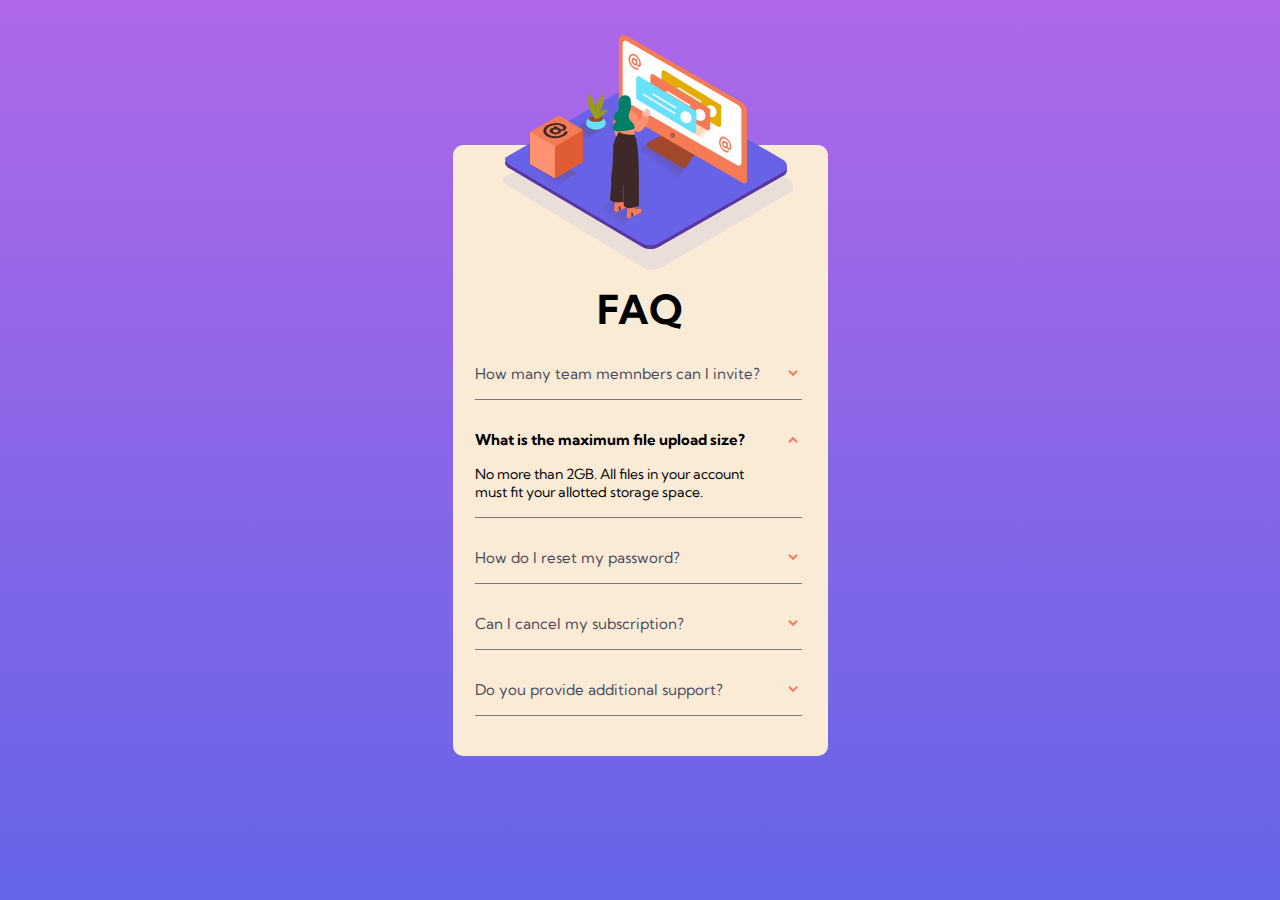
<file: faq-accordion-card-main/faq-acordion-card/index.html>
<!DOCTYPE html>
<html lang="en">
<head>
    <meta charset="UTF-8">
    <meta name="viewport" content="width=device-width, initial-scale=1.0">
    <title>Document</title>
    <link rel="stylesheet" href="style.css">
    <link rel="preconnect" href="https://fonts.googleapis.com">
    <link rel="preconnect" href="https://fonts.gstatic.com" crossorigin>
    <link href="https://fonts.googleapis.com/css2?family=Kumbh+Sans:wght@400;700&display=swap" rel="stylesheet">
</head>
<body>
    <main class="container">
        <article class="card">
            <img src="../images/illustration-box-desktop.svg" alt="" id="box-desktop">
            <figure class="women">
                <img src="../images/illustration-woman-online-mobile.svg" alt="" id="woman-mobile">
                <img src="../images/bg-pattern-mobile.svg" alt="" id="sombra">
                <img src="../images/bg-pattern-desktop.svg" alt="" id="pattern-desktop">
                <img src="../images/illustration-woman-online-desktop.svg" alt="" id="woman-desktop">
            </figure>
            <section class="text">
                <h1>FAQ</h1>

                <div class="slider-text">
                    <figure class="question">
                        <p class="texto_visible">How many team memnbers can I invite?</p>
                        <img src="../images/icon-arrow-down.svg" alt="" id="arrow-up">
                    </figure>
                    <p class="parrafo-invisible">No more than 2GB. All files in your account must fit your allotted storage space.</p>
                </div>

                <div class="slider-text Active">
                    <figure class="question">
                        <p class="texto_visible">What is the maximum file upload size?</p>
                        <img src="../images/icon-arrow-down.svg" alt="" id="arrow-up">
                    </figure>
                    <p class="parrafo-invisible">No more than 2GB. All files in your account must fit your allotted storage space.</p>
                </div>

                <div class="slider-text">
                    <figure class="question">
                        <p class="texto_visible">How do I reset my password?</p>
                        <img src="../images/icon-arrow-down.svg" alt="" id="arrow-up">
                    </figure>
                    <p class="parrafo-invisible">No more than 2GB. All files in your account must fit your allotted storage space.</p>
                </div>

                <div class="slider-text">
                    <figure class="question">
                        <p class="texto_visible">Can I cancel my subscription?</p>
                        <img src="../images/icon-arrow-down.svg" alt="" id="arrow-up">
                    </figure>
                    <p class="parrafo-invisible">No more than 2GB. All files in your account must fit your allotted storage space.</p>
                </div>

                <div class="slider-text">
                    <figure class="question">
                        <p class="texto_visible">Do you provide additional support?</p>
                        <img src="../images/icon-arrow-down.svg" alt="" id="arrow-up">
                    </figure>
                    <p class="parrafo-invisible">No more than 2GB. All files in your account must fit your allotted storage space.</p>
                </div>
                
            </section>
        </article>
    </main>
</body>
<script src="./script.js"></script>
</html>
</file>
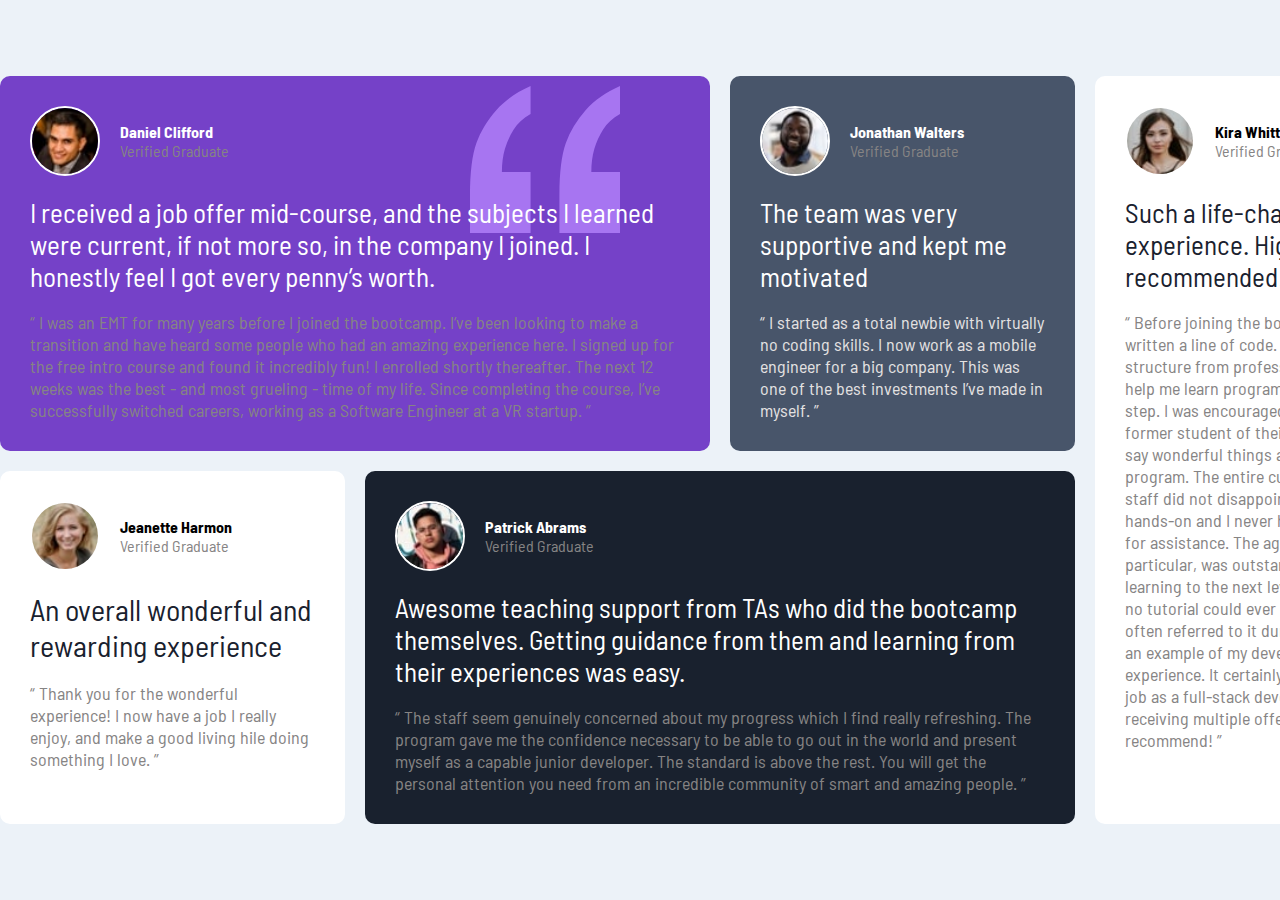
<file: testimonials-grid-section-main/Proyecto/index.html>
<!DOCTYPE html>
<html lang="en">
<head>
    <meta charset="UTF-8">
    <meta name="viewport" content="width=device-width, initial-scale=1.0">
    <title>Document</title>
    <link rel="stylesheet" href="style.css">
    <link rel="preconnect" href="https://fonts.googleapis.com">
    <link rel="preconnect" href="https://fonts.gstatic.com" crossorigin>
    <link href="https://fonts.googleapis.com/css2?family=Barlow+Semi+Condensed:wght@500;600&display=swap" rel="stylesheet">
</head>
<body>
    <main class="container">
        <div class="grilla">
            <section class="Daniel">
                <figure class="perfil">
                    <img src="../images/image-daniel.jpg" alt="">
                    <div class="alumno">
                        <h4>Daniel Clifford</h4>
                        <p>Verified Graduate</p>
                    </div>
                </figure>
                <figure class="imagen-absolute">
                    <img src="../images/bg-pattern-quotation.svg" alt="">
                </figure>
                <div class="descripcion">
                    <p id="presentacion">I received a job offer mid-course, and the subjects I learned were current, if not more so, 
                    in the company I joined. I honestly feel I got every penny’s worth.</p>
                    <p id="trayectoria">
                        “ I was an EMT for many years before I joined the bootcamp. I’ve been looking to make a 
                        transition and have heard some people who had an amazing experience here. I signed up 
                        for the free intro course and found it incredibly fun! I enrolled shortly thereafter. 
                        The next 12 weeks was the best - and most grueling - time of my life. Since completing 
                        the course, I’ve successfully switched careers, working as a Software Engineer at a VR startup. ”
                    </p>
                </div>
            </section>
            <section class="Jonathan">
                <figure class="perfil">
                    <img src="../images/image-jonathan.jpg" alt="">
                    <div class="alumno">
                        <h4>Jonathan Walters</h4>
                        <p>Verified Graduate</p>
                    </div>
                </figure>
                <div class="descripcion">
                    <p id="presentacion">
                        The team was very supportive and kept me motivated
                    </p>
                    <p id="trayectoria">
                        “ I started as a total newbie with virtually no coding skills. I now work as a mobile engineer 
                        for a big company. This was one of the best investments I’ve made in myself. ”
                    </p>
                </div>
            </section>
            <section class="Kira">
                <figure class="perfil">
                    <img src="../images/image-kira.jpg" alt="">
                    <div class="alumno">
                        <h4>Kira Whittle</h4>
                        <p>Verified Graduate</p>
                    </div>
                </figure>
                <div class="descripcion">
                    <p id="presentacion">
                        Such a life-changing experience. Highly recommended!
                    </p>
                    <p id="trayectoria">
                        “ Before joining the bootcamp, I’ve never written a line of code. I needed some structure from 
                        professionals who can help me learn programming step by step. I was encouraged to enroll by a former 
                        student of theirs who can only say wonderful things about the program. The entire curriculum and staff 
                        did not disappoint. They were very hands-on and I never had to wait long for assistance. The agile team 
                        project, in particular, was outstanding. It took my learning to the next level in a way that no tutorial 
                        could ever have. In fact, I’ve often referred to it during interviews as an example of my developent 
                        experience. It certainly helped me land a job as a full-stack developer after receiving multiple offers. 
                        100% recommend! ”
                    </p>
                </div>
            </section>
            <section class="Jeanette">
                <figure class="perfil">
                    <img src="../images/image-jeanette.jpg" alt="">
                    <div class="alumno">
                        <h4>Jeanette Harmon</h4>
                        <p>Verified Graduate</p>
                    </div>
                </figure>
                    <div class="descripcion">
                        <p id="presentacion">
                            An overall wonderful and rewarding experience
                        </p>
                        <p id="trayectoria">
                            “ Thank you for the wonderful experience! I now have a job I really enjoy, and make a good living 
                            hile doing something I love. ”
                        </p>
                    </div>
            </section>
            <section class="Patrick">
                <figure class="perfil">
                    <img src="../images/image-patrick.jpg" alt="">
                    <div class="alumno">
                        <h4>Patrick Abrams</h4>
                        <p>Verified Graduate</p>
                    </div>
                </figure>
                <div class="descripcion">
                    <p id="presentacion">
                        Awesome teaching support from TAs who did the bootcamp themselves. Getting guidance from them and 
                        learning from their experiences was easy.
                    </p>
                    <p id="trayectoria">
                        “ The staff seem genuinely concerned about my progress which I find really refreshing. The program 
                        gave me the confidence necessary to be able to go out in the world and present myself as a capable 
                        junior developer. The standard is above the rest. You will get the personal attention you need from 
                        an incredible community of smart and amazing people. ”
                    </p>
                </div>
            </section>
        </div>
    </main>
</body>
</html>
</file>
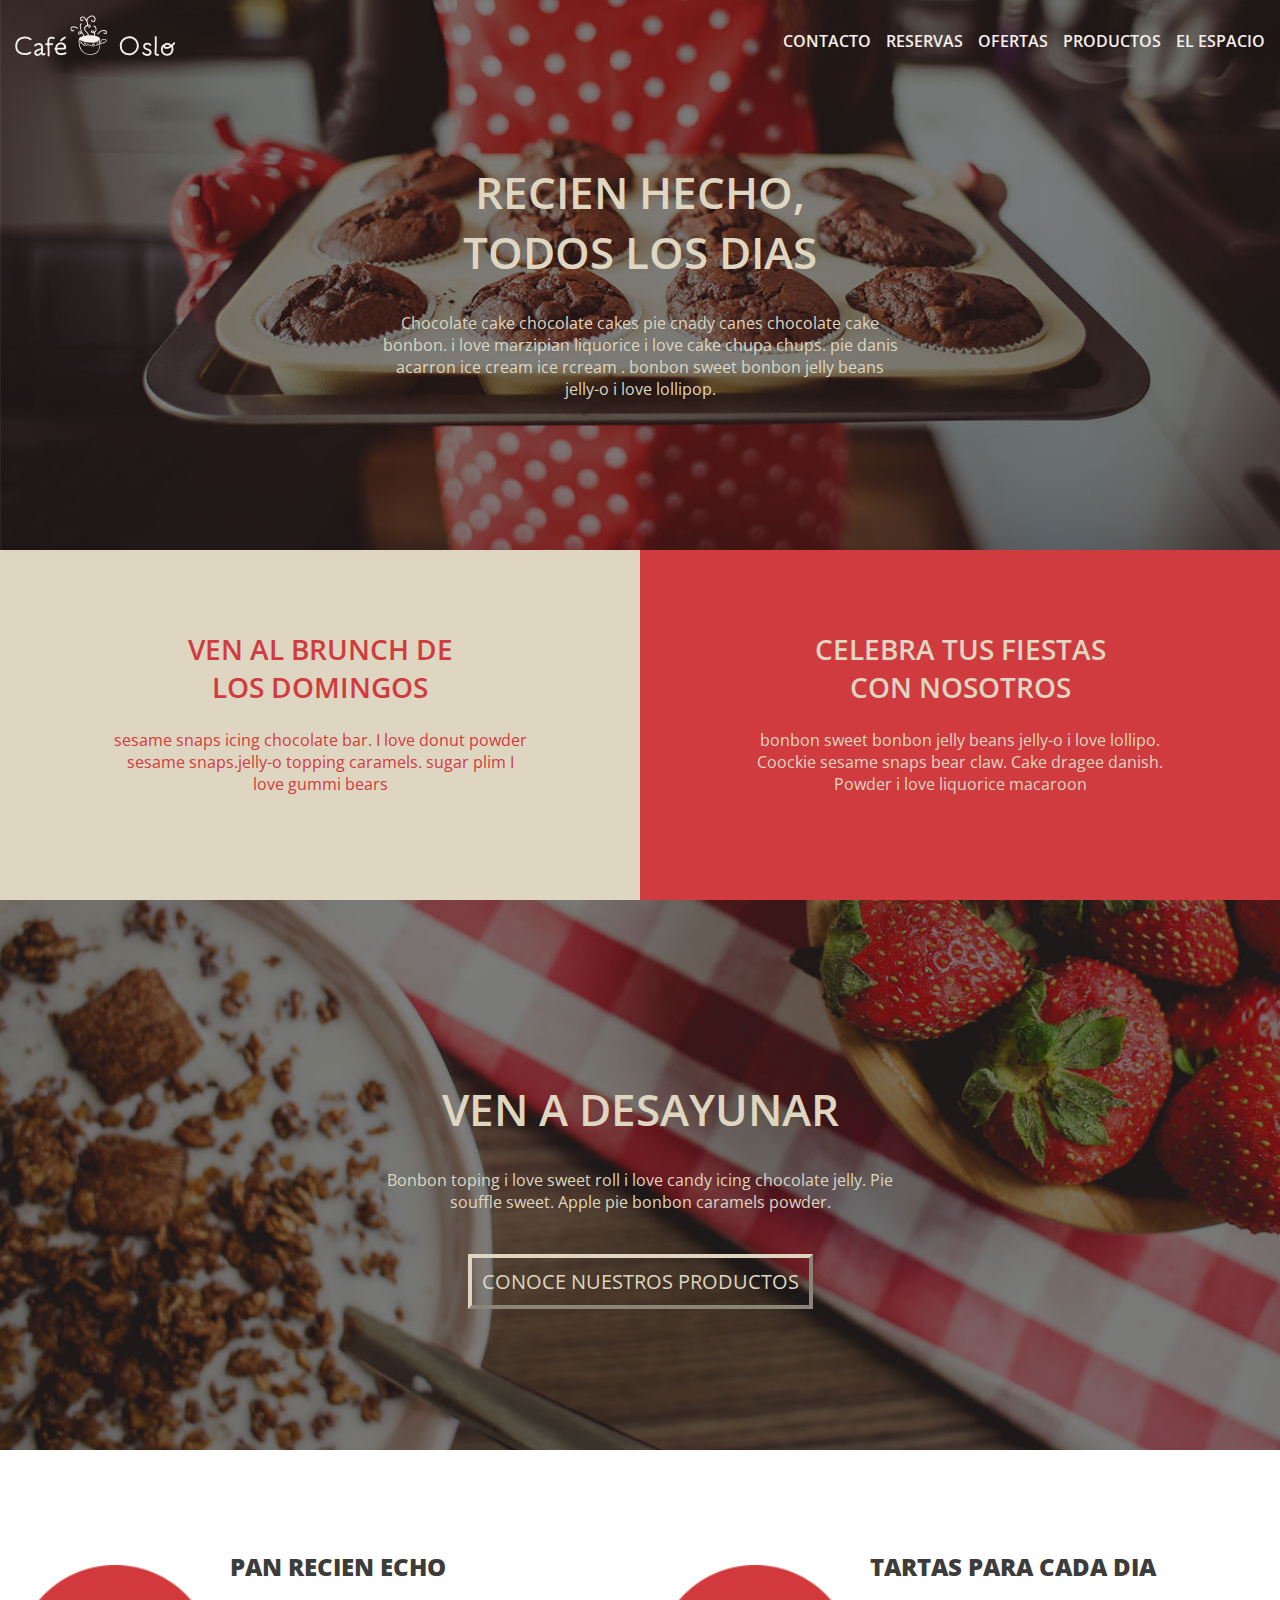
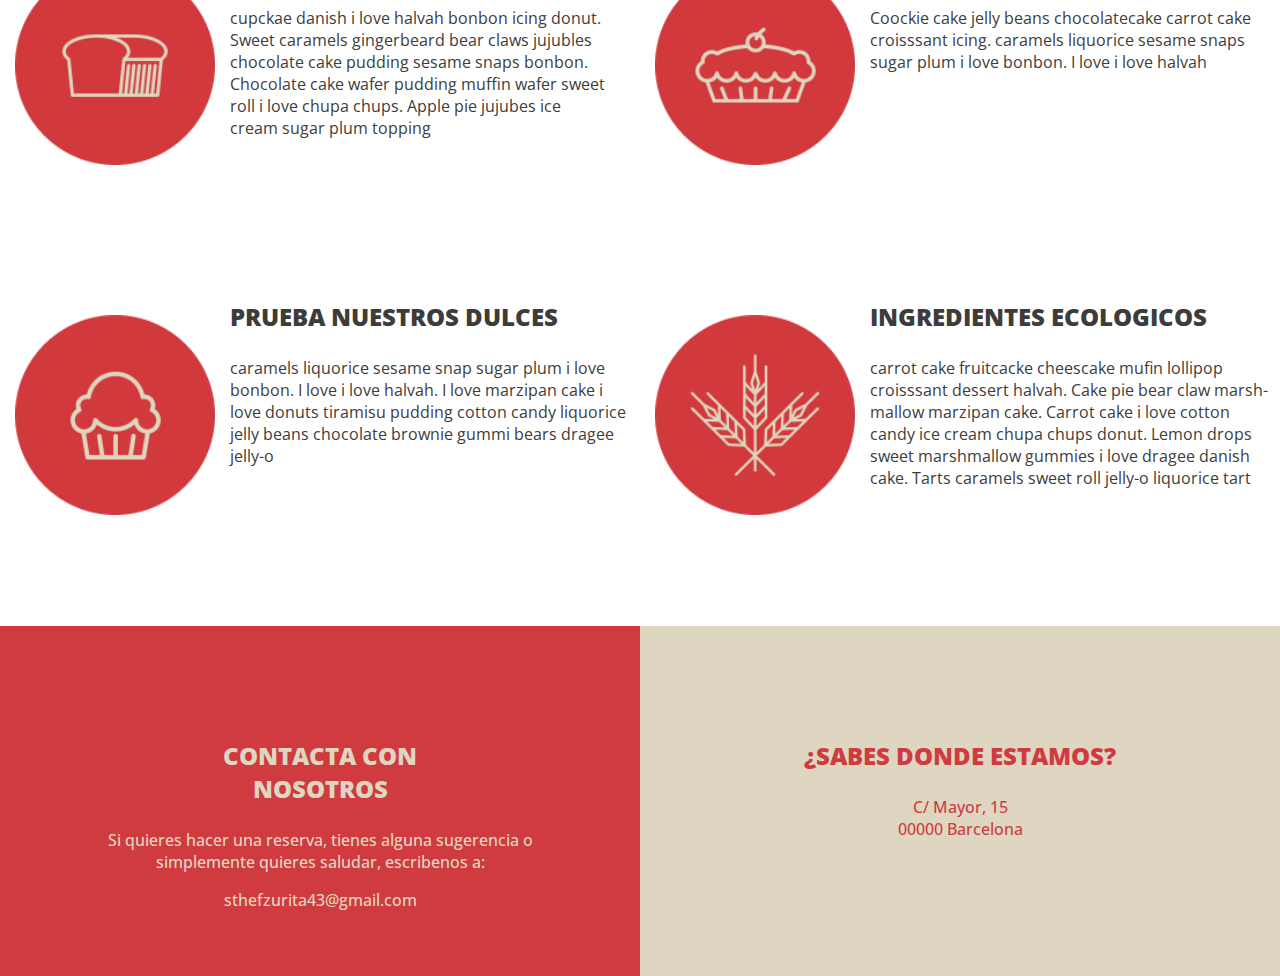
<file: pagina de pan/pan.html>
<!DOCTYPE html>
<html>
    <head>
        <title>Pagina de Panaderia</title>
        <meta charset="utf-8">
        <link rel="stylesheet" href="pan.css">
        <meta name="viewport" content="width=device-width, initial-scale=1.0"/>
        <link rel="preconnect" href="https://fonts.googleapis.com">
<link rel="preconnect" href="https://fonts.gstatic.com" crossorigin>
<link href="https://fonts.googleapis.com/css2?family=Open+Sans:wght@500&display=swap" rel="stylesheet">
    </head>
    <body>
<!--PRIEMERA IMAGEN-->
        <div class="primera-imagen">
            <div class="barra">
            <img src="Logo.png" alt="">
            <a href="">EL ESPACIO</a>
            <a href="#PRODUCTOS">PRODUCTOS</a>
            <a href="">OFERTAS</a>
            <a href="">RESERVAS</a>
            <a href="">CONTACTO</a>
        </div>
        <div class="conte">
            <h1>RECIEN HECHO,<br>TODOS LOS DIAS</h1>
            <p>Chocolate cake chocolate cakes pie cnady canes chocolate cake<br>bonbon. i love marzipian liquorice i love cake chupa chups. pie danis<br>acarron ice cream ice rcream . bonbon sweet bonbon jelly beans<br>jelly-o i love lollipop.</p>
        </div>
<!--FIN PRIEMERA IMAGEN-->

<!--CUADRAADOS-->
    </div>
        <div class="caja1">
            <div class="dentrocontendor1">
            <h2>VEN AL BRUNCH DE<br> LOS DOMINGOS</h2>
            <p>sesame snaps icing chocolate bar. I love donut powder<br>sesame snaps.jelly-o topping caramels. sugar plim I <br>love gummi bears</p>
        </div>
        </div>
        <div class="caja2">
            <div class="dentrocontenedor2">
            <H2>CELEBRA TUS FIESTAS<br> CON NOSOTROS</H2>
            <p>bonbon sweet bonbon jelly beans jelly-o i love lollipo.<br>Coockie sesame snaps bear claw. Cake dragee danish.<br>Powder i love liquorice macaroon</p>
        </div>
    </div>
<!--FIN CUADRAADOS-->

<!--CUADRO CON BOTTON-->
        <div class="imagen3">
            <div class="conte3">
                <h1>VEN A DESAYUNAR</h1>
                <p>Bonbon toping i love sweet roll i love candy icing chocolate jelly. Pie<br>souffle sweet. Apple pie bonbon caramels powder.</p>
                <button id="PRODUCTOS">CONOCE NUESTROS PRODUCTOS</button>
            </div>
        </div>
<!--FIN CUADRO CON BOTTON-->

<!--4 IMAGENES-->
        <div class="iconos1">
            <div class="piconos1">
                <img src="Icono1.png" alt="">
                <h3>PAN RECIEN ECHO</h3>
                <p>cupckae danish i love halvah bonbon icing donut.<br>Sweet caramels gingerbeard bear claws jujubles<br>chocolate cake pudding sesame snaps bonbon.<br>Chocolate cake wafer pudding muffin wafer sweet<br>roll i love chupa chups. Apple pie jujubes ice<br>cream sugar plum topping</p>
            </div>
        </div>
        <div class="iconos2">
            <div class="siconos2">
                <img src="Icono2.png" alt="">
                <h3>TARTAS PARA CADA DIA</h3>
                <p>Coockie cake jelly beans chocolatecake carrot cake<br>croisssant icing. caramels liquorice sesame snaps<br>sugar plum i love bonbon. I love i love halvah </p>
            </div>
        </div>
        <div class="iconos3">
            <div class="ticonos3">
                <img src="Icono3.png" alt="">
                <h3>PRUEBA NUESTROS DULCES</h3>
                <P>caramels liquorice sesame snap sugar plum i love<br>bonbon. I love i love halvah. I love marzipan cake i<br>love donuts tiramisu pudding cotton candy liquorice<br>jelly beans chocolate brownie gummi bears dragee<br>jelly-o</P>
            </div>
        </div>
        <div class="iconos4">
            <div class="cuaticonos4">
                <img src="Icono4.png" alt="">
                <h3>INGREDIENTES ECOLOGICOS</h3>
                <p>carrot cake fruitcacke cheescake mufin lollipop<br>croisssant dessert halvah. Cake pie bear claw marsh-<br>mallow marzipan cake. Carrot cake i love cotton<br>candy ice cream chupa chups donut. Lemon drops<br>sweet marshmallow gummies i love dragee danish<br>cake. Tarts caramels sweet roll jelly-o liquorice tart<p>
            </div>
        </div>
<!--FIN 4 IMAGENES-->

<!--CONTACTOS EMPIEZA-->
        <div class="cajamail">
            <div class="email">
                <h3>CONTACTA CON<BR>NOSOTROS</h3>
                <p>Si quieres hacer una reserva, tienes alguna sugerencia o<br>simplemente quieres saludar, escribenos a:</p>
                <a href="mailto:sthefzurita43@gmail.com">sthefzurita43@gmail.com</a>
            </div>
        </div>
        <div class="cajamail2">
            <div class="direcion">
                <h3>¿SABES DONDE ESTAMOS?</h3>
                <p>C/ Mayor, 15<br>00000 Barcelona</p>
            </div>
        </div>
    </body>
</html>
</file>
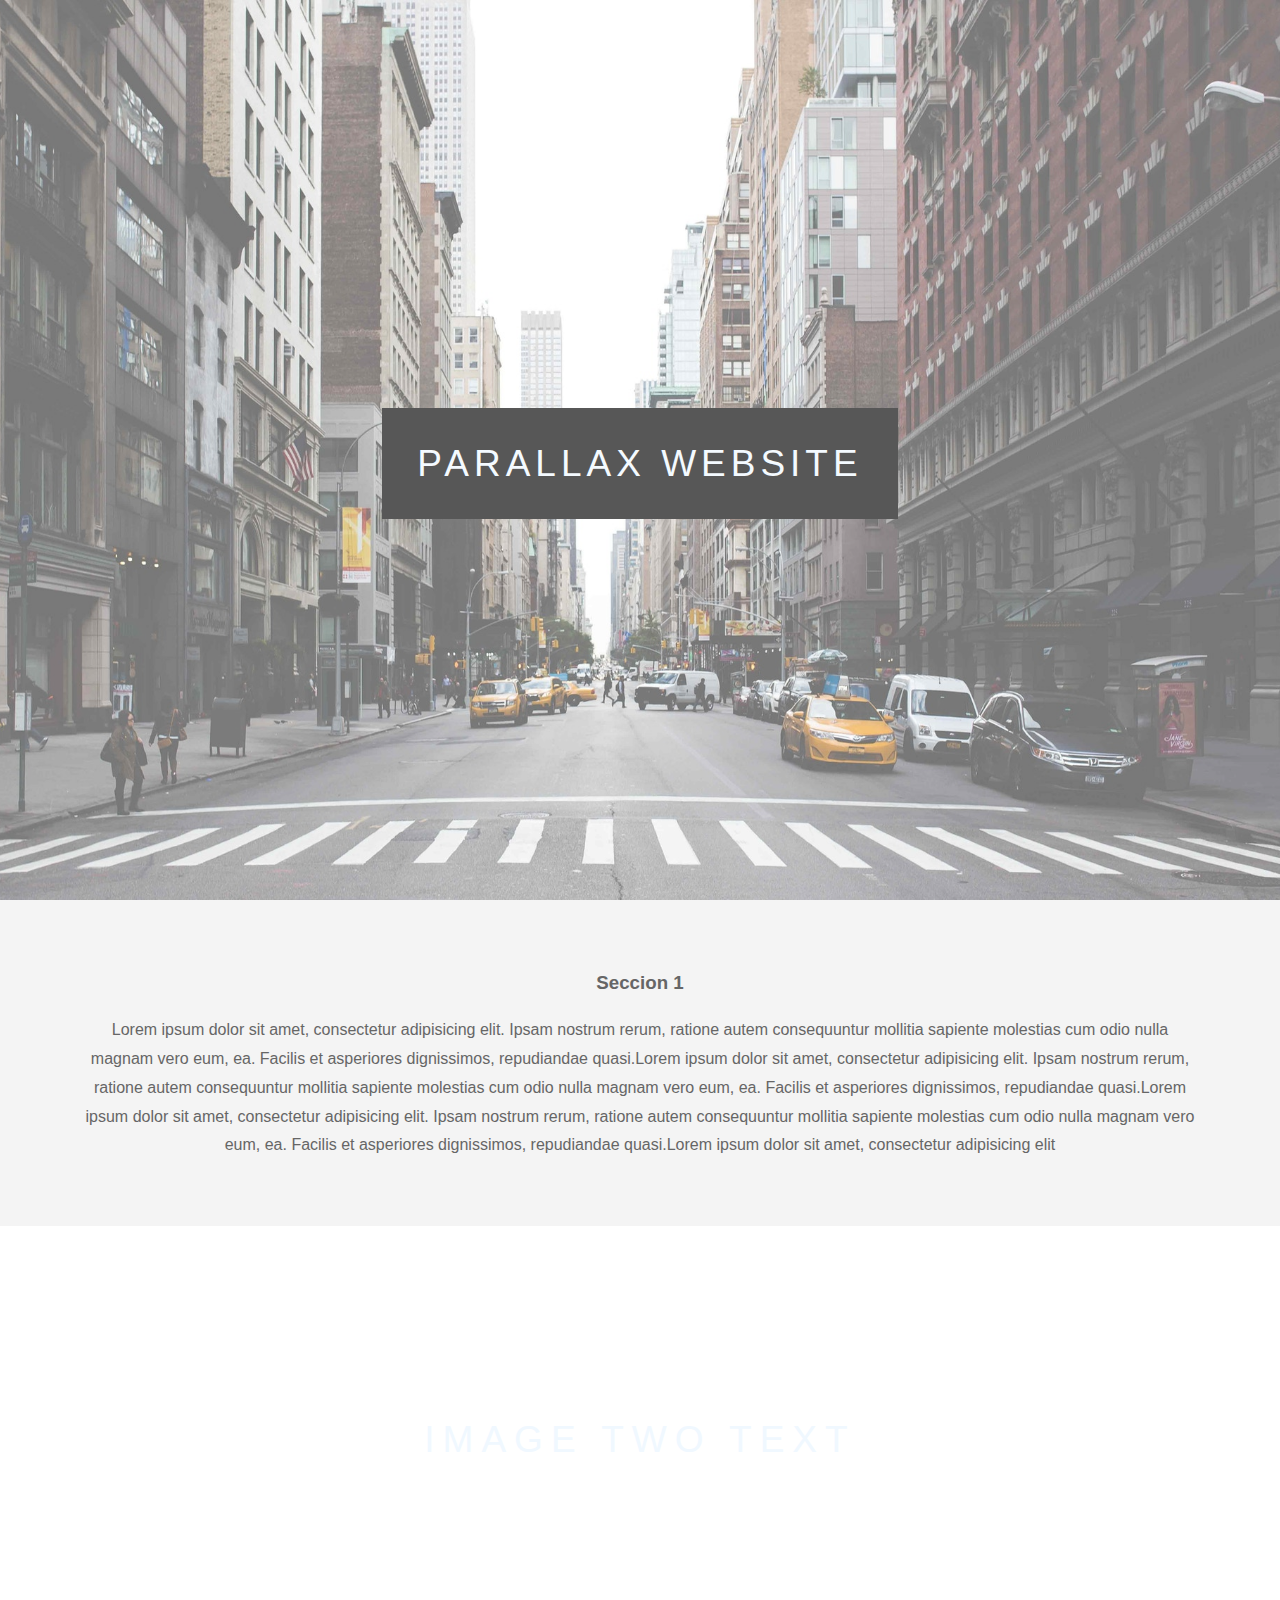
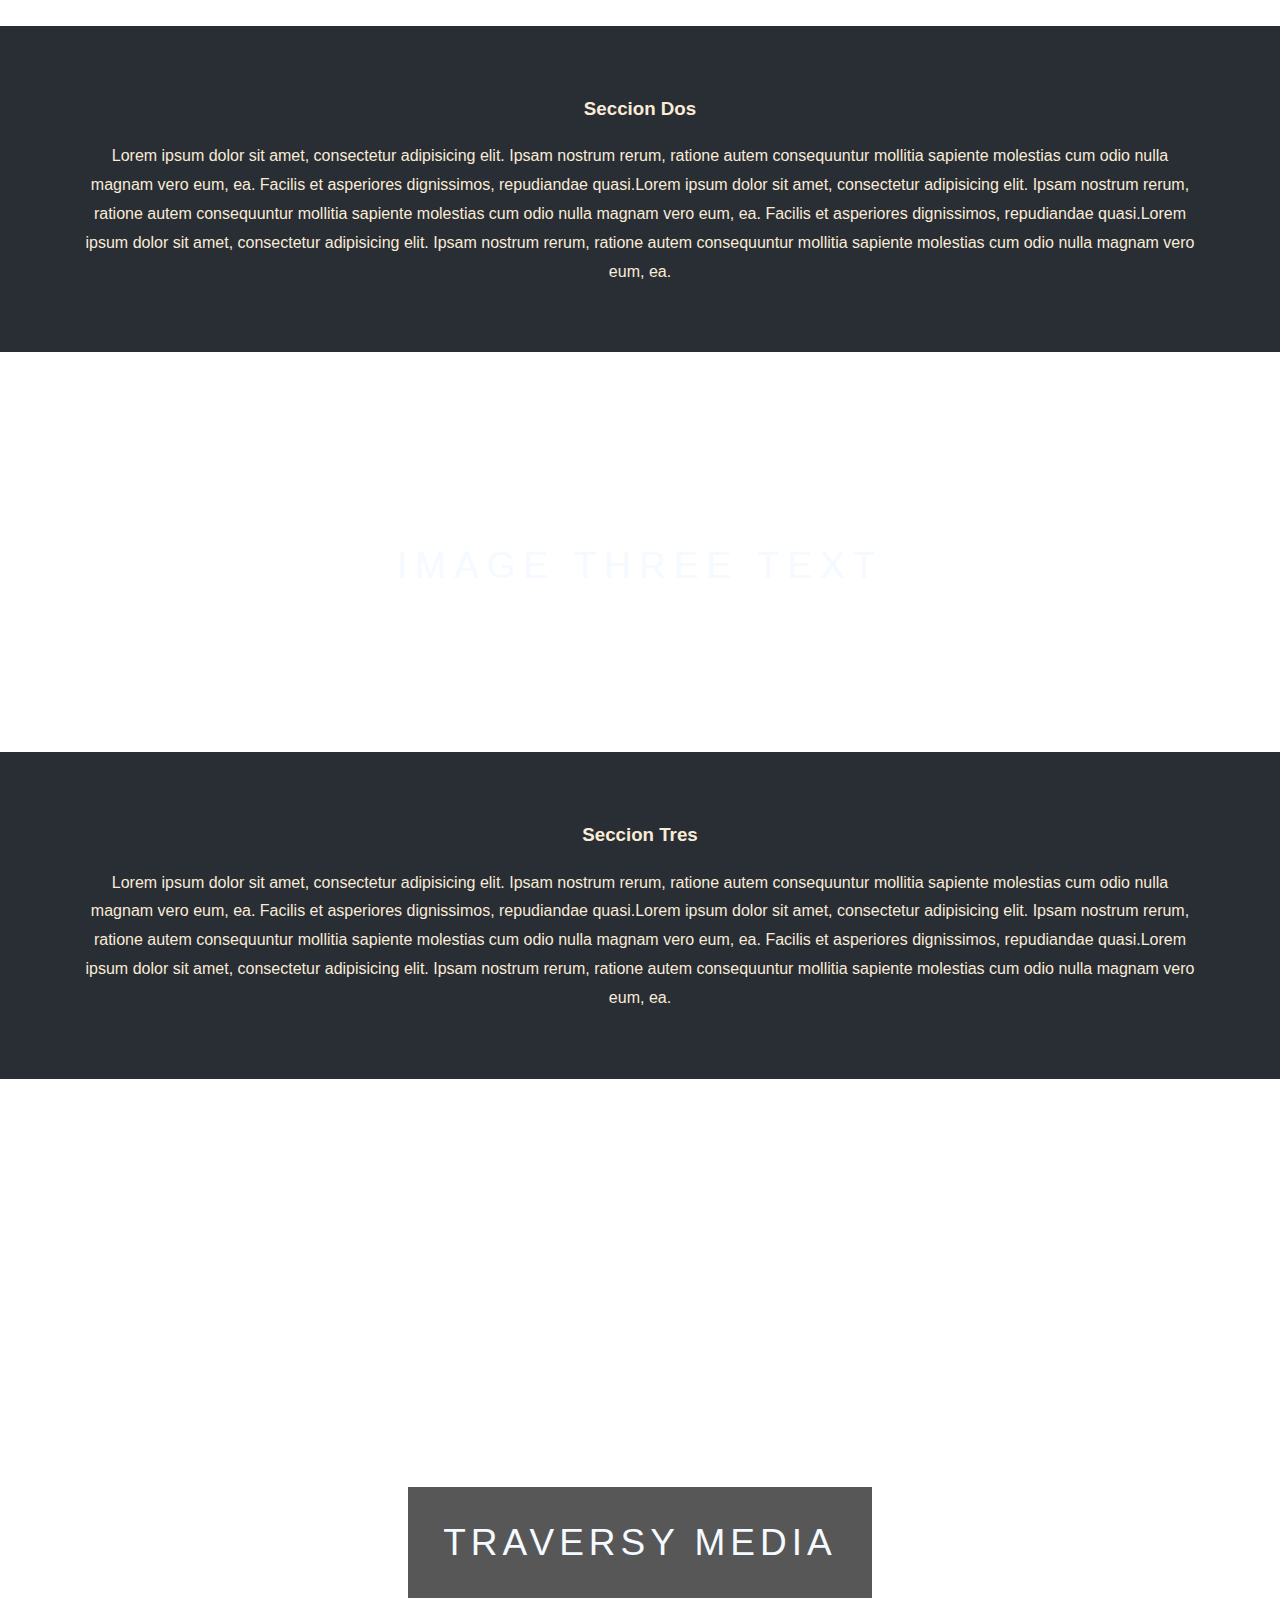
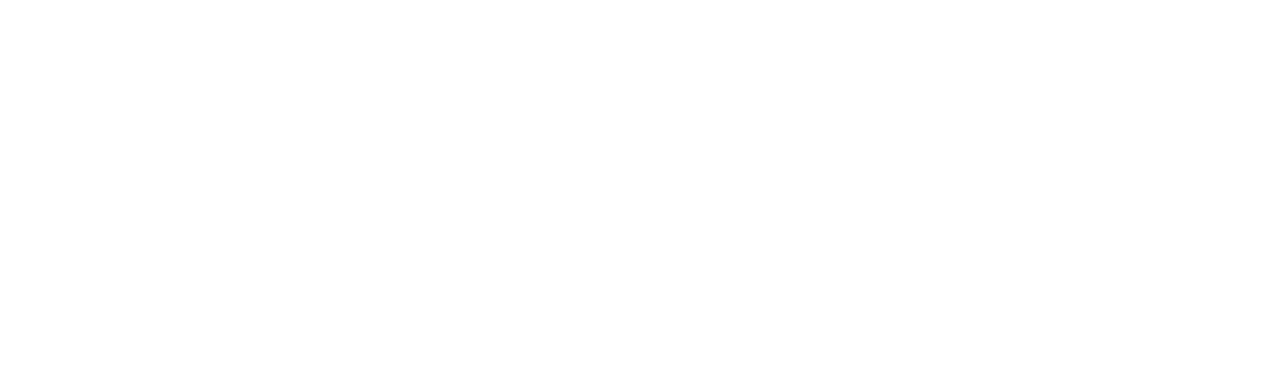
<file: Pagina de una empresa/segunda-web.html>
<!DOCTYPE html>
<html lang="">
<head>
    <meta charset="utf-8">
    <meta name="viewport" content="width=device-width, initial-scale=1.0">
    <title></title>
    <link rel="stylesheet" href="segunda-web.css">
</head>

<body>
    <div class="Primera-imagen">
        <div class="texto1">
            <span class="borde">Parallax Website</span>
        </div>
    </div>
    <div class="Seccion-1">
        <section>
            <h3>Seccion 1</h3>
            <p>Lorem ipsum dolor sit amet, consectetur adipisicing elit. Ipsam nostrum rerum, ratione autem consequuntur mollitia sapiente molestias cum odio nulla magnam vero eum, ea. Facilis et asperiores dignissimos, repudiandae quasi.Lorem ipsum dolor sit amet, consectetur adipisicing elit. Ipsam nostrum rerum, ratione autem consequuntur mollitia sapiente molestias cum odio nulla magnam vero eum, ea. Facilis et asperiores dignissimos, repudiandae quasi.Lorem ipsum dolor sit amet, consectetur adipisicing elit. Ipsam nostrum rerum, ratione autem consequuntur mollitia sapiente molestias cum odio nulla magnam vero eum, ea. Facilis et asperiores dignissimos, repudiandae quasi.Lorem ipsum dolor sit amet, consectetur adipisicing elit</p>
        </section>
    </div>
    <div class="Segunda-imagen">
        <div class="texto2">
            <span class="texto-dento-imagen">IMAGE TWO TEXT</span>
        </div>
    </div>
    <div class="Seccion-2">
        <section>
            <h3>Seccion Dos</h3>
            <p>Lorem ipsum dolor sit amet, consectetur adipisicing elit. Ipsam nostrum rerum, ratione autem consequuntur mollitia sapiente molestias cum odio nulla magnam vero eum, ea. Facilis et asperiores dignissimos, repudiandae quasi.Lorem ipsum dolor sit amet, consectetur adipisicing elit. Ipsam nostrum rerum, ratione autem consequuntur mollitia sapiente molestias cum odio nulla magnam vero eum, ea. Facilis et asperiores dignissimos, repudiandae quasi.Lorem ipsum dolor sit amet, consectetur adipisicing elit. Ipsam nostrum rerum, ratione autem consequuntur mollitia sapiente molestias cum odio nulla magnam vero eum, ea.</p>
        </section>
    </div>
    <div class="Tercera-imagen">
        <div class="texto3">
            <span class="texto-dentro-imagen3">IMAGE THREE TEXT</span>
        </div>
    </div>
    <div class="Seccion-3">
        <section>
            <h3>Seccion Tres</h3>
            <p>Lorem ipsum dolor sit amet, consectetur adipisicing elit. Ipsam nostrum rerum, ratione autem consequuntur mollitia sapiente molestias cum odio nulla magnam vero eum, ea. Facilis et asperiores dignissimos, repudiandae quasi.Lorem ipsum dolor sit amet, consectetur adipisicing elit. Ipsam nostrum rerum, ratione autem consequuntur mollitia sapiente molestias cum odio nulla magnam vero eum, ea. Facilis et asperiores dignissimos, repudiandae quasi.Lorem ipsum dolor sit amet, consectetur adipisicing elit. Ipsam nostrum rerum, ratione autem consequuntur mollitia sapiente molestias cum odio nulla magnam vero eum, ea.</p>
        </section>
    </div>
    <div class="Primera-imagen">
        <div class="texto1">
            <span class="borde">TRAVERSY MEDIA</span>
        </div>
    </div>
</body>
<script src=""></script></html>
</file>
<file: faq-accordion-card-main/faq-acordion-card/style.css>
*{
    margin: 0;
    padding: 0;
    box-sizing: border-box;
}
html{
    font-size: 62.5%;
}

.container{
    background-image: linear-gradient(hsl(273, 75%, 66%), hsl(240, 73%, 65%));
    width: 100vw;
    height: 100vh;
    display: flex;
    align-items: center;
    justify-content: center;
    flex-direction: column;
}

.card{
    width: 375px;
    position: relative;
    background-color: antiquewhite;
    border-radius: 10px;
    display: flex;
    flex-direction: column;
    align-items: center;
    font-family: 'Kumbh Sans', sans-serif;
}
.women{
    width: 300px;
    height: 140px;
}
.box-desk{
    position: relative;
}
.women #woman-mobile{
    top: -110px;
    position: absolute;
    z-index: 1;
    left: 52px;
    right: 40px;
}
.women #sombra{
    z-index: 0;
    width: 290px;
    position: absolute;
    left: 50px;
    top: 0;
}
.women #pattern-desktop,
#box-desktop,
#woman-desktop{
    display: none;
}

.text{
    margin: 0 auto;
    width: 88%;
    display: flex;
    flex-direction: column;
}
.text h1{
    font-size: 4rem;
    text-align: center;
}
.slider-text{
    font-size: 1.5rem;
    margin-top: 30px;
    width: 99%;
    padding-bottom: 16px;
    display: flex;
    flex-direction: column;
    position: relative;
    cursor: pointer;
    border-bottom: 1px solid hsl(240, 0%, 48%);
}

.slider-text.Active .parrafo-invisible{
    display: block;
}
.slider-text.Active #arrow-up{
    transform: rotate(180deg);
}
.slider-text.Active .texto_visible{
    font-weight: bold;
    color: black;
}

.slider-text:nth-child(6){
    margin-bottom: 40px;
}
.texto_visible{
    color: rgb(74, 75, 94);
    font-weight: normal;
}
.parrafo-invisible{
    margin-top: 16px;
    display: none;
    font-size: 1.4rem;
    width: 300px;
}
.question{
    position: relative;
    width: 99%;
    display: flex;
    flex-direction: row;
    align-items: center;
    justify-content: space-between;
}
#arrow-up{
    transition: 0.5s;
}

@media (min-width:1500px){
    .card{
        position: relative;
        flex-direction: row;
        width: 1440px;
        min-height: 700px;
        max-height: 800px;
        z-index: 0;
    }
    .text{
        margin: 70px 130px 50px 0px;
        width: 40%;
        align-items: flex-start;
    }
    .text h1{
        margin-bottom: 20px;
    }
    .texto_visible{
        font-size: 2rem;
    }
    .parrafo-invisible{
        width: 415px;
        font-size: 1.7rem;
    }
    .women{
        width: 900px;
        height: 100%;
        position: relative;
        overflow: hidden;
    }
    .women #woman-mobile,
    #sombra{
        display: none;
    }
    .women #woman-desktop{
        display: block;
        position: absolute;
        width: 640px;
        top: 100px;
        left: -90px;
    }
    .women #pattern-desktop{
        display: block;
        position: absolute;
        width: 870px;
        height: 1000px;
        top: -200px;
        left: -300px;
    }
    #box-desktop{
        display: block;
        position: absolute;
        z-index: 1;
        left: -105px;
        top: 318px;
        width: 226px;
    }
}
</file>
<file: testimonials-grid-section-main/Proyecto/style.css>
*{
    margin: 0;
    padding: 0;
    box-sizing: border-box;
}
body{
    font-family: 'Barlow Semi Condensed', sans-serif;
    background-color: hsl(210, 46%, 95%);
}

.container{
    margin: 0 auto;
    width: 1440px;
    height: 100vh;
    display: flex;
    justify-content: center;
    align-items: center;
}

.grilla{
    display: grid;
    grid-template-columns: repeat(4, 1fr);
    grid-auto-rows: minmax(100px, auto);
    gap: 20px;
}

.perfil{
    display: flex;
    align-items: center;
    justify-content: flex-start;
}
.alumno{
    margin-left: 20px;
    color: white;
}
.alumno p{
    color:rgb(134, 132, 132)
}
.perfil img{
    width: 70px;
    object-fit: cover;
    border-radius: 50%;
    border: 2px solid white;
}

.Daniel{
    border-radius: 10px;
    background-color: hsl(263, 55%, 52%);
    padding: 30px;    
    grid-column-start: 1;
    grid-column-end: 3;
    position: relative;
    z-index: 0;
}
.imagen-absolute img{
    width: 150px;
    top: 10px;
    right: 90px;
    position: absolute;
    z-index: -1;
}
#presentacion{
    margin-top: 20px;
    color: white;
    font-size: 1.7em;
}
#trayectoria{
    font-size: 18px;
    margin-top: 19px;
    color: rgb(134, 132, 132);
}

.Jonathan{
    grid-column-start: 3;
    grid-column-end: 4;
    background-color: hsl(217, 19%, 35%);
    border-radius: 10px;
    padding: 30px;
}
.Jonathan #trayectoria{
    color: rgb(228, 226, 226);
}

.Kira{
    background-color: white;
    grid-column-start: 4;
    grid-row-start: 1;
    grid-row-end: 3;
    border-radius: 10px;
    padding: 30px;
}
.Jeanette .alumno,
.Kira .alumno{
    color: black;
}
.Kira #presentacion{
    color: hsl(219, 29%, 14%);
}

.Jeanette{
    background-color: white;
    border-radius: 10px;
    padding: 30px;
    grid-row-start: 2;
    grid-column-start: 1;
    grid-column-end: 2;
}
.Jeanette #presentacion{
    font-size: 30px;
    color: hsl(219, 29%, 14%);
}

.Patrick{
    background-color: hsl(219, 29%, 14%);
    padding: 30px;
    border-radius: 10px;
    grid-row-start: 2;
    grid-column-start: 2;
    grid-column-end: 4;
}
</file>
<file: pagina de pan/pan.css>
p{
    font-size: 16px;
    font-family: 'Open Sans', sans-serif;
}
h1{
    font-size: 44px;
    font-family: 'Open Sans', sans-serif;
    font-weight: 600;
}
h2{
    font-size: 28px;
    font-family: 'Open Sans', sans-serif;
    font-weight: 600;
}
h3{
    font-size: 24px;
    font-family: 'Open Sans', sans-serif;
    font-weight: 800;
}

body{
    margin: 0;
    padding: 0;
}
img{
    margin: 15px;
}


.primera-imagen{
    background-image: url(Fondo1.jpg);
    width: 100%;
    min-height: 550px;
    background-repeat: no-repeat;
    background-size: cover;
    position: relative;
}
.primera-imagen .conte{
    color: #ded6c0;
    font-family: 'Open Sans', sans-serif;
    text-align: center;
    padding-top: 1.5cm;
    position: relative;
}
.barra a{
    color: #f5f0ed;
    float: right;
    margin: 30px 15px 40px 0;
    text-decoration: none;
    font-family: 'Open Sans', sans-serif;
    font-weight: 600;
    position: block;
    display: block;
    position: relative;
}


.caja1{
    background-color: #ded6c0;
    background-size: cover;
    width: 50%;
    height: 350px;
    float: left;
    position: relative;
}
.caja1 .dentrocontendor1{
    color: #d03b40;
    text-align: center;
    font-size: 28px;
    padding-top: 1.5cm;
    font-family: 'Open Sans', sans-serif;
    position: relative;
}
.caja2{
    background-color: #d03b40;
    background-size: cover;
    width: 50%;
    height: 350px;
    float: left;
    position: relative;
}


.caja2 .dentrocontenedor2{
    color: #ded6c0;
    text-align: center;
    font-size: 28px;
    padding-top: 1.5cm;
    font-family: 'Open Sans', sans-serif;
    position: relative;
}
.imagen3{
    background-image: url(Fondo2.jpg);
    height: 550px;
    margin-top: 350px;
    background-repeat: no-repeat;
    background-size: cover;
    background-position: center;
    position: relative  ;
}
.imagen3 .conte3{
    color: #ded6c0;
    text-align: center;
    padding-top: 150px;
}
button{
    font-family: 'Open Sans', sans-serif;
    font-size: 20px;
    color: #ded6c0;
    border-color: #ded6c0;
    border-width: 4px;
    border-radius: 0px;
    padding: 10px;
    background: none;
    margin-top: 25px;
}
.iconos1{
    float: left;
    width: 50%;
    height: 350px;
    overflow: auto;
    margin-top: 2cm;
}
.iconos1 img{
    width: 200px;
    float: left;
}
.iconos1 .piconos1{
    color:#3c3c3b;

}
.iconos2{
    background-size: cover;
    float: left;
    width: 50%;
    height: 350px;
    overflow: auto;
    margin-top: 2cm;
}
.iconos2 img{
    width: 200px;
    float: left;
}
.iconos2 .siconos2{
    color: #3c3c3b;
}
.iconos3{
    background-size: cover;
    float: left;
    width: 50%;
    height: 350px;
    overflow: auto;
}
.iconos3 img{
    width: 200px;
    float: left;
}
.iconos3 .ticonos3{
    color: #3c3c3b;
}
.iconos4{
    background-size: cover;
    float: left;
    width: 50%;
    height: 350px;
    overflow: auto;
}
.iconos4 img{
    width: 200px;
    float: left;
}
.iconos4 .cuaticonos4{
    color: #3c3c3b;
}
.cajamail{
    background-color: #d03b40;
    background-size: cover;
    width: 50%;
    height: 350px;
    float: left;
    position: relative;
}
.cajamail .email{
    font-family: 'Open Sans', sans-serif;
    color: #ded6c0;
    margin-top: 3cm;
    text-align: center;
    font-weight: 500;
}
.cajamail a{
    font-family: 'Open Sans', sans-serif;
    text-align: center;
    color: #ded6c0;
    text-decoration: none;
}
.cajamail2{
    background-color: #ded6c0;
    background-size: cover;
    width: 50%;
    height: 350px;
    float: left;
    position: relative;
}
.cajamail2 .direcion{
    font-family: 'Open Sans', sans-serif;
    color: #d03b40;
    margin-top: 3cm;
    text-align: center;
    font-weight: 500;
}
</file>
<file: Pagina de una empresa/segunda-web.css>
body,
html {
    margin: 0 auto;
    padding: 0px;
    height: 100%;
    width: 100%;
    font-weight: 400;
    font-size: 16px;
    font-family: sans-serif;
    line-height: 1.8em;
}
div{
    display: block;
}

.Primera-imagen,  .Ultima-imagen{
    position: relative;
    background-image: url(Fondos_de_Paginas/image1.jpg);
    height: 100%;
    background-position: center center;
    background-repeat: no-repeat;
    background-size: cover;
    background-attachment: fixed;
    opacity: 0.70;
}

.texto1{
    position: absolute;
    text-align: center;
    top: 50%;
    width: 100%;
    font-size: 37px;
    letter-spacing: 5px;
    text-transform: uppercase;
    color: aliceblue
}

.borde {
    background-color: #111;
    padding: 35px;
}

.Seccion-1 {
    background-color: #f4f4f4;
    color: #666;
    text-align: center;
    position: relative;
    padding: 50px 80px;
}

.Seccion-2 {
    text-align: center;
    position: relative;
    padding: 50px 80px;
    background-color: #282e34;
    color: antiquewhite;
}

.Segunda-imagen {
    position: relative;
    background-image: url(Fondos_de_Paginas/image2.jpg);
    min-height: 400px;
    background-position: center;
    background-repeat: no-repeat;
    background-size: cover;
    background-attachment: fixed;
}

.texto2 {
    position: absolute;
    text-align: center;
    top: 50%;
    width: 100%;
    font-size: 37px;
    letter-spacing: 8px;
    text-transform: uppercase;
    color: aliceblue;
}

.Tercera-imagen {
    position: relative;
    background-image: url(Fondos_de_Paginas/image3.jpg);
    min-height: 400px;
    background-position: center center;
    background-repeat: no-repeat;
    background-size: cover;
    background-attachment: fixed;
    opacity: 0.70;
}

.texto3 {
    position: absolute;
    text-align: center;
    top: 50%;
    width: 100%;
    font-size: 37px;
    letter-spacing: 8px;
    text-transform: uppercase;
    color: aliceblue;
}

.Seccion-3{
    text-align: center;
    position: relative;
    padding: 50px 80px;
    background-color: #282e34;
    color: antiquewhite;
}


.ultimo-texto {
    text-align: center;
    position: absolute;
    width: 100%;
    top: 445%;
    font-size: 37px;
    letter-spacing: 5px;
    text-transform: uppercase;
    color: aliceblue
}

.ultimo-borde {
    position: absolute;
    background-color: #111;
    padding: 35px;
}
</file>
